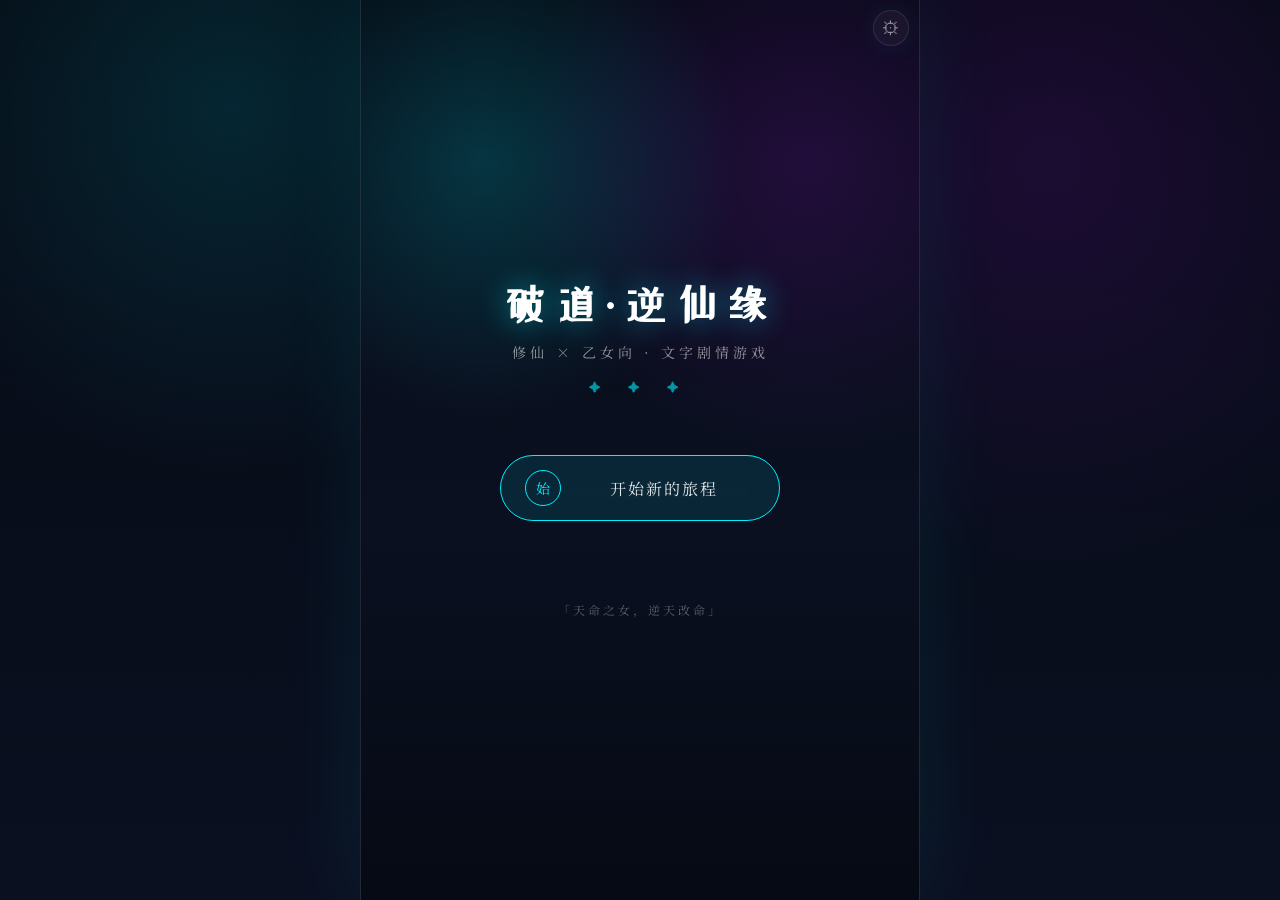
<file: AI_Workspace/index.html>
<!doctype html>
<html lang="zh-CN">
  <head>
    <meta charset="UTF-8" />
    <meta name="viewport" content="width=device-width, initial-scale=1.0, maximum-scale=1.0, user-scalable=no" />
    <meta name="apple-mobile-web-app-capable" content="yes" />
    <meta name="theme-color" content="#050a14" />
    <title>破道·逆仙缘</title>
    <link rel="icon" href="data:image/svg+xml,<svg xmlns='http://www.w3.org/2000/svg' viewBox='0 0 100 100'><text y='.9em' font-size='90'>✦</text></svg>" />
    <style>
      .file-protocol-warning {
        display: none;
        min-height: 100vh;
        box-sizing: border-box;
        padding: 32px;
        place-items: center;
        background: radial-gradient(circle at top, rgba(0, 240, 255, 0.15), transparent 34%), #050a14;
        color: rgba(255, 255, 255, 0.86);
        font-family: system-ui, -apple-system, BlinkMacSystemFont, "Segoe UI", sans-serif;
      }

      .file-protocol-warning.is-visible {
        display: grid;
      }

      .file-protocol-warning__card {
        max-width: 680px;
        border: 1px solid rgba(255, 255, 255, 0.14);
        border-radius: 24px;
        padding: 28px;
        background: rgba(10, 15, 30, 0.86);
        box-shadow: 0 24px 80px rgba(0, 0, 0, 0.35), 0 0 36px rgba(0, 240, 255, 0.08);
      }

      .file-protocol-warning h1 {
        margin: 0 0 12px;
        color: #fff;
        font-size: clamp(24px, 5vw, 36px);
      }

      .file-protocol-warning p {
        margin: 0 0 16px;
        line-height: 1.7;
      }

      .file-protocol-warning code {
        display: inline-block;
        margin: 4px 0;
        padding: 4px 8px;
        border-radius: 8px;
        background: rgba(0, 240, 255, 0.1);
        color: #72f7ff;
      }
    </style>
    <script type="module" crossorigin src="./assets/index-C3iZuCaP.js"></script>
    <link rel="stylesheet" crossorigin href="./assets/index-CvIy284p.css">
  </head>
  <body>
    <div id="app"></div>
    <div id="fileProtocolWarning" class="file-protocol-warning" role="status" aria-live="polite">
      <div class="file-protocol-warning__card">
        <h1>Open this game over local HTTP</h1>
        <p>This Vite/Vue build uses JavaScript modules, which are not reliable when launched directly with <code>file://</code>.</p>
        <p>From the <code>Lia-Website</code> folder, run:</p>
        <p><code>python3 -m http.server 4173</code></p>
        <p>Then open:</p>
        <p><code>http://127.0.0.1:4173/AI_Workspace/index.html</code></p>
      </div>
    </div>
    <script>
      if (window.location.protocol === 'file:') {
        document.getElementById('app').hidden = true;
        document.getElementById('fileProtocolWarning').classList.add('is-visible');
      }
    </script>
  </body>
</html>
</file>
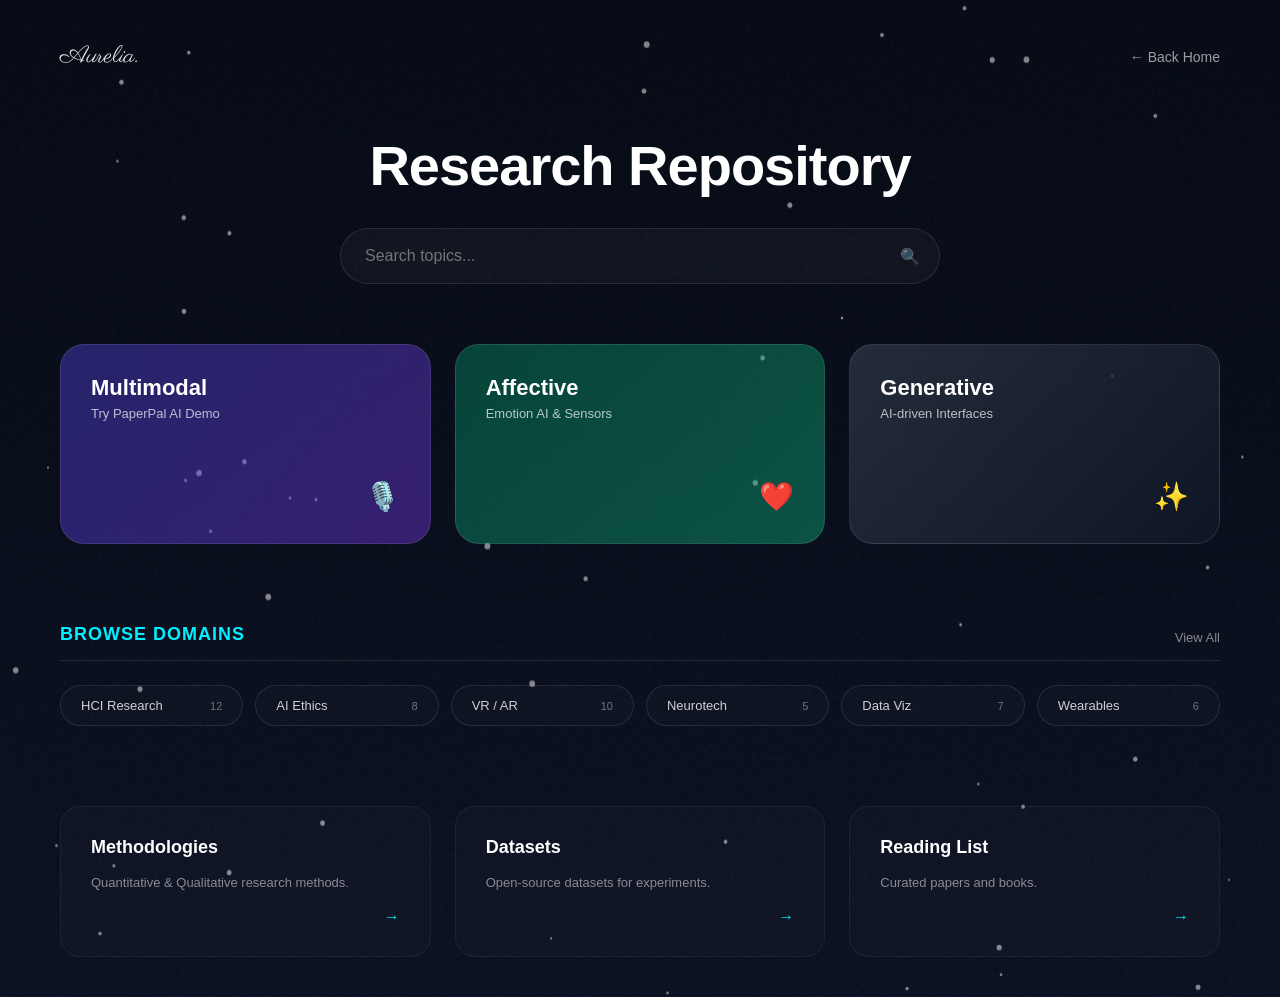
<file: research_hub.html>
<!DOCTYPE html>
<html lang="en">
<head>
    <meta charset="UTF-8">
    <meta name="viewport" content="width=device-width, initial-scale=1.0">
    <title>Research Repository | Aurelia</title>
    <link rel="preconnect" href="https://fonts.googleapis.com">
    <link rel="preconnect" href="https://fonts.gstatic.com" crossorigin>
    <link href="https://fonts.googleapis.com/css2?family=Parisienne&display=swap" rel="stylesheet">
    <style>
        /* === 转场动画 CSS === */
        body {
            background: linear-gradient(to bottom, #050A14, #0B1021);
            font-family: -apple-system, BlinkMacSystemFont, "Segoe UI", Roboto, sans-serif;
            min-height: 100vh; color: #fff; position: relative;
            /* 进场动画 */
            animation: fadeIn 0.8s ease-out forwards;
            opacity: 0;
        }
        @keyframes fadeIn { from { opacity: 0; transform: translateY(20px); } to { opacity: 1; transform: translateY(0); } }
        body.fade-out { animation: fadeOut 0.5s ease-in forwards; }
        @keyframes fadeOut { from { opacity: 1; transform: scale(1); } to { opacity: 0; transform: scale(0.98); } }

        /* === 核心样式 === */
        * { margin: 0; padding: 0; box-sizing: border-box; }
        body::before {
            content: ''; position: fixed; top: 0; left: 0; width: 100%; height: 100%; pointer-events: none; z-index: 0; opacity: 0.03;
            background-image: url("data:image/svg+xml,%3Csvg viewBox='0 0 256 256' xmlns='http://www.w3.org/2000/svg'%3E%3Cfilter id='noise'%3E%3CfeTurbulence type='fractalNoise' baseFrequency='0.9' numOctaves='4' stitchTiles='stitch'/%3E%3C/filter%3E%3Crect width='100%25' height='100%25' filter='url(%23noise)'/%3E%3C/svg%3E");
        }
        #particle-canvas { position: fixed; top: 0; left: 0; width: 100%; height: 100%; z-index: -1; }
        
        .container { max-width: 1200px; margin: 0 auto; padding: 40px 20px; position: relative; z-index: 2; }

        .nav-top { display: flex; justify-content: space-between; align-items: center; margin-bottom: 60px; }
        .nav-brand { font-family: 'Parisienne', cursive; font-size: 24px; color: rgba(255,255,255,0.9); text-decoration: none; }
        .back-link { color: rgba(255,255,255,0.6); text-decoration: none; font-size: 14px; transition: 0.3s; display: flex; align-items: center; gap: 8px; }
        .back-link:hover { color: #00F0FF; transform: translateX(-5px); }

        .header-section { text-align: center; margin-bottom: 60px; }
        .page-title { font-size: clamp(36px, 5vw, 56px); font-weight: 700; margin-bottom: 30px; letter-spacing: -1px; }
        .search-box { position: relative; max-width: 600px; margin: 0 auto; }
        .search-input { width: 100%; padding: 18px 50px 18px 24px; font-size: 16px; background: rgba(255,255,255,0.03); border: 1px solid rgba(255,255,255,0.1); border-radius: 50px; color: #fff; backdrop-filter: blur(10px); outline: none; transition: 0.3s; }
        .search-input:focus { border-color: #00F0FF; box-shadow: 0 0 20px rgba(0,240,255,0.1); background: rgba(255,255,255,0.05); }
        .search-icon { position: absolute; right: 20px; top: 50%; transform: translateY(-50%); opacity: 0.5; }

        .featured-grid { display: grid; grid-template-columns: repeat(auto-fit, minmax(280px, 1fr)); gap: 24px; margin-bottom: 80px; }
        .feature-card {
            height: 200px; padding: 30px; border-radius: 24px; text-decoration: none; color: #fff;
            display: flex; flex-direction: column; justify-content: space-between; position: relative; overflow: hidden;
            transition: all 0.4s ease; border: 1px solid rgba(255,255,255,0.1);
        }
        .feature-card:hover { transform: translateY(-8px); box-shadow: 0 10px 40px rgba(0,0,0,0.3); }
        
        .card-1 { background: linear-gradient(135deg, rgba(79, 70, 229, 0.4) 0%, rgba(124, 58, 237, 0.4) 100%); }
        .card-2 { background: linear-gradient(135deg, rgba(5, 150, 105, 0.4) 0%, rgba(16, 185, 129, 0.4) 100%); }
        .card-3 { background: linear-gradient(135deg, rgba(55, 65, 81, 0.6) 0%, rgba(17, 24, 39, 0.8) 100%); }
        
        .card-content h3 { font-size: 22px; margin-bottom: 5px; }
        .card-content p { font-size: 13px; opacity: 0.7; }
        .card-icon { align-self: flex-end; font-size: 28px; }

        .section-header { display: flex; justify-content: space-between; align-items: flex-end; margin-bottom: 24px; border-bottom: 1px solid rgba(255,255,255,0.1); padding-bottom: 15px; }
        .section-title { font-size: 18px; font-weight: 600; color: #00F0FF; text-transform: uppercase; letter-spacing: 1px; }
        .view-all { font-size: 13px; color: rgba(255,255,255,0.5); text-decoration: none; }
        .category-grid { display: grid; grid-template-columns: repeat(auto-fill, minmax(160px, 1fr)); gap: 12px; margin-bottom: 80px; }
        .category-pill { display: flex; justify-content: space-between; align-items: center; padding: 12px 20px; background: rgba(255,255,255,0.02); border: 1px solid rgba(255,255,255,0.1); border-radius: 50px; color: rgba(255,255,255,0.8); text-decoration: none; font-size: 13px; transition: 0.3s; }
        .category-pill:hover { border-color: #00F0FF; color: #fff; background: rgba(0,240,255,0.05); transform: translateX(5px); }
        .count { font-size: 11px; opacity: 0.5; }

        .resource-blocks { display: grid; grid-template-columns: repeat(3, 1fr); gap: 24px; }
        .block-card { background: rgba(255,255,255,0.02); border: 1px solid rgba(255,255,255,0.05); padding: 30px; border-radius: 20px; color: #fff; text-decoration: none; transition: 0.3s; display: flex; flex-direction: column; gap: 15px; }
        .block-card:hover { background: rgba(255,255,255,0.05); border-color: rgba(255,255,255,0.2); }
        .block-title { font-size: 18px; font-weight: 700; }
        .block-desc { font-size: 13px; opacity: 0.5; line-height: 1.5; }
        .block-arrow { align-self: flex-end; color: #00F0FF; margin-top: auto; }

        @media (max-width: 768px) { .resource-blocks { grid-template-columns: 1fr; } .featured-grid { grid-template-columns: 1fr; } }
    </style>
</head>
<body>
    <canvas id="particle-canvas"></canvas>

    <div class="container">
        <!-- 导航: 指向 index.html -->
        <nav class="nav-top">
            <a href="index.html" class="nav-brand">Aurelia.</a>
            <a href="index.html" class="back-link">← Back Home</a>
        </nav>

        <header class="header-section">
            <h1 class="page-title">Research Repository</h1>
            <div class="search-box">
                <input type="text" class="search-input" placeholder="Search topics...">
                <div class="search-icon">🔍</div>
            </div>
        </header>

        <div class="featured-grid">
            <a href="https://aurelia-paperpal.streamlit.app/" target="_blank" class="feature-card card-1">
                <div class="card-content"><h3>Multimodal</h3><p>Try PaperPal AI Demo</p></div>
                <div class="card-icon">🎙️</div>
            </a>
            <a href="#" class="feature-card card-2">
                <div class="card-content"><h3>Affective</h3><p>Emotion AI & Sensors</p></div>
                <div class="card-icon">❤️</div>
            </a>
            <a href="#" class="feature-card card-3">
                <div class="card-content"><h3>Generative</h3><p>AI-driven Interfaces</p></div>
                <div class="card-icon">✨</div>
            </a>
        </div>

        <div class="section-header">
            <div class="section-title">Browse Domains</div>
            <a href="#" class="view-all">View All</a>
        </div>
        <div class="category-grid">
            <a href="#" class="category-pill"><span>HCI Research</span><span class="count">12</span></a>
            <a href="#" class="category-pill"><span>AI Ethics</span><span class="count">8</span></a>
            <a href="#" class="category-pill"><span>VR / AR</span><span class="count">10</span></a>
            <a href="#" class="category-pill"><span>Neurotech</span><span class="count">5</span></a>
            <a href="#" class="category-pill"><span>Data Viz</span><span class="count">7</span></a>
            <a href="#" class="category-pill"><span>Wearables</span><span class="count">6</span></a>
        </div>

        <div class="resource-blocks">
            <a href="#" class="block-card">
                <div class="block-title">Methodologies</div>
                <div class="block-desc">Quantitative & Qualitative research methods.</div>
                <div class="block-arrow">→</div>
            </a>
            <a href="#" class="block-card">
                <div class="block-title">Datasets</div>
                <div class="block-desc">Open-source datasets for experiments.</div>
                <div class="block-arrow">→</div>
            </a>
            <a href="#" class="block-card">
                <div class="block-title">Reading List</div>
                <div class="block-desc">Curated papers and books.</div>
                <div class="block-arrow">→</div>
            </a>
        </div>
    </div>

    <!-- 拦截器脚本 -->
    <script>
        const canvas = document.getElementById('particle-canvas');
        const ctx = canvas.getContext('2d');
        let width, height, particles = [];
        function resize() { width = canvas.width = window.innerWidth; height = canvas.height = window.innerHeight; }
        class Particle {
            constructor() { this.x=Math.random()*width; this.y=Math.random()*height; this.vx=(Math.random()-0.5)*0.5; this.vy=(Math.random()-0.5)*0.5; this.size=Math.random()*2+1; }
            update() { this.x+=this.vx; this.y+=this.vy; if(this.x<0||this.x>width)this.vx*=-1; if(this.y<0||this.y>height)this.vy*=-1; }
            draw() { ctx.beginPath(); ctx.arc(this.x,this.y,this.size,0,Math.PI*2); ctx.fillStyle='rgba(255,255,255,0.5)'; ctx.fill(); }
        }
        function init() { particles=[]; for(let i=0;i<50;i++) particles.push(new Particle()); }
        function animate() {
            ctx.clearRect(0,0,width,height);
            particles.forEach(p => { p.update(); p.draw(); });
            requestAnimationFrame(animate);
        }
        resize(); init(); animate(); window.addEventListener('resize', () => { resize(); init(); });

        // === 拦截器逻辑 ===
        document.addEventListener('click', function(e) {
            const link = e.target.closest('a');
            if (link && link.href && link.target !== '_blank' && !link.href.includes('#')) {
                e.preventDefault();
                document.body.classList.add('fade-out');
                setTimeout(() => { window.location.href = link.href; }, 500); 
            }
        });
    </script>
</body>
</html>
</file>
<file: AI_Workspace/assets/index-CvIy284p.css>
@import "https://fonts.googleapis.com/css2?family=Noto+Serif+SC:wght@400;600;700&family=ZCOOL+XiaoWei&display=swap";.menu-root[data-v-93b79233]{flex-direction:column;width:100%;height:100%;display:flex;position:relative;overflow:hidden}.menu-bg[data-v-93b79233]{z-index:0;background:radial-gradient(circle at 22% 18%,#00f0ff2e,#0000 30%),radial-gradient(circle at 80% 18%,#bc13fe26,#0000 34%),linear-gradient(#050a14 0%,#0b1021 58%,#050a14 100%);position:absolute;inset:0}.floating-particles[data-v-93b79233]{position:absolute;inset:0}.particle[data-v-93b79233]{width:var(--size);height:var(--size);left:var(--x);opacity:0;animation:float-up-93b79233 8s var(--delay) infinite;background:#00f0ffe0;border-radius:50%;position:absolute;bottom:-10px;box-shadow:0 0 12px #00f0ff73}@keyframes float-up-93b79233{0%{opacity:0;transform:translateY(0)}10%{opacity:.6}90%{opacity:.3}to{opacity:0;transform:translateY(-100vh)}}.menu-content[data-v-93b79233]{z-index:1;flex-direction:column;flex:1;justify-content:center;align-items:center;padding:40px 30px;display:flex;position:relative}.title-area[data-v-93b79233]{text-align:center;margin-bottom:60px}.game-title[data-v-93b79233]{color:#fff;text-shadow:0 0 30px #00f0ff73;letter-spacing:8px;margin-bottom:12px;font-family:ZCOOL XiaoWei,serif;font-size:42px}.game-subtitle[data-v-93b79233]{color:var(--text-dim);letter-spacing:4px;font-size:14px}.title-decoration[data-v-93b79233]{color:var(--gold);letter-spacing:12px;opacity:.6;margin-top:16px;font-size:12px}.menu-buttons[data-v-93b79233]{flex-direction:column;gap:16px;width:100%;max-width:280px;display:flex}.menu-btn[data-v-93b79233]{border:1px solid var(--border);color:var(--text);-webkit-backdrop-filter:blur(12px);backdrop-filter:blur(12px);cursor:pointer;background:#ffffff0b;border-radius:999px;align-items:center;gap:12px;padding:14px 24px;font-family:Noto Serif SC,serif;font-size:16px;transition:all .3s;display:flex}.menu-btn[data-v-93b79233]:hover{border-color:var(--gold);background:#00f0ff1a;transform:translateY(-2px);box-shadow:0 0 26px #00f0ff1f}.menu-btn.primary[data-v-93b79233]{border-color:var(--gold);background:#00f0ff1a}.btn-icon[data-v-93b79233]{border:1px solid var(--gold);width:36px;height:36px;color:var(--gold);border-radius:50%;justify-content:center;align-items:center;font-size:14px;display:flex}.btn-text[data-v-93b79233]{text-align:center;letter-spacing:2px;flex:1}.menu-footer[data-v-93b79233]{text-align:center;margin-top:80px}.menu-footer p[data-v-93b79233]{color:var(--text-dim);letter-spacing:3px;opacity:.6;font-size:12px}.game-root[data-v-ca325b6a]{cursor:pointer;-webkit-user-select:none;user-select:none;flex-direction:column;width:100%;height:100%;display:flex;position:relative}.game-bg[data-v-ca325b6a]{z-index:0;background:radial-gradient(circle at 18% 14%,#00f0ff29,#0000 30%),radial-gradient(circle at 82% 12%,#bc13fe21,#0000 34%),linear-gradient(#050a14 0%,#0b1021 58%,#050a14 100%);position:fixed;inset:0}.star[data-v-ca325b6a]{width:2px;height:2px;left:var(--x);top:var(--y);animation:twinkle-ca325b6a var(--d) ease-in-out infinite;background:#fff;border-radius:50%;position:absolute}@keyframes twinkle-ca325b6a{0%,to{opacity:.2}50%{opacity:.8}}.top-bar[data-v-ca325b6a]{z-index:10;-webkit-backdrop-filter:blur(14px);backdrop-filter:blur(14px);background:#050a14b8;border-bottom:1px solid #ffffff1a;justify-content:space-between;align-items:center;padding:12px 16px;display:flex;position:relative}.chapter-badge[data-v-ca325b6a]{color:var(--gold);letter-spacing:2px;border:1px solid var(--border);background:#00f0ff14;border-radius:999px;padding:4px 12px;font-size:13px}.menu-toggle[data-v-ca325b6a]{border:1px solid var(--border);color:var(--text);cursor:pointer;background:0 0;border-radius:4px;padding:4px 10px;font-size:18px}.dropdown-menu[data-v-ca325b6a]{z-index:20;background:var(--bg-panel);border:1px solid var(--border);border-radius:8px;min-width:160px;padding:8px 0;position:absolute;top:52px;right:16px;box-shadow:0 8px 32px #00000080}.dropdown-menu button[data-v-ca325b6a]{width:100%;color:var(--text);text-align:left;cursor:pointer;background:0 0;border:none;padding:10px 20px;font-family:Noto Serif SC,serif;font-size:14px;transition:background .2s;display:block}.dropdown-menu button[data-v-ca325b6a]:hover{background:#00f0ff1a}.dialog-area[data-v-ca325b6a]{z-index:5;flex-direction:column;flex:1;min-height:0;padding:24px 20px 80px;display:flex;position:relative}.dialog-content[data-v-ca325b6a]{-webkit-backdrop-filter:blur(16px);backdrop-filter:blur(16px);background:#ffffff0b;border:1px solid #ffffff1a;border-radius:22px;flex:1;min-height:0;padding:22px;overflow-y:auto;box-shadow:0 24px 70px #0000003d,0 0 30px #00f0ff0f}.speaker[data-v-ca325b6a]{letter-spacing:2px;margin-bottom:12px;font-size:15px;font-weight:600}.text-body[data-v-ca325b6a]{color:var(--text);letter-spacing:.5px;font-size:15px;line-height:1.9}.text-body[data-v-ca325b6a] .quote{color:var(--gold-light)}.text-body[data-v-ca325b6a] .dash{color:var(--text-dim)}.choices-container[data-v-ca325b6a]{flex-direction:column;gap:10px;margin-top:20px;display:flex}.choice-btn[data-v-ca325b6a]{color:var(--text);cursor:pointer;text-align:left;background:#00f0ff0b;border:1px solid #00f0ff29;border-radius:14px;align-items:center;gap:10px;padding:12px 16px;font-family:Noto Serif SC,serif;font-size:14px;line-height:1.6;transition:all .3s;display:flex}.choice-btn[data-v-ca325b6a]:hover{border-color:var(--gold);background:#00f0ff1f;transform:translate(4px)}.choice-marker[data-v-ca325b6a]{color:var(--gold);flex-shrink:0;font-size:12px}.continue-hint[data-v-ca325b6a]{text-align:center;color:var(--text-dim);margin-top:16px;font-size:12px}.blink[data-v-ca325b6a]{animation:1.5s ease-in-out infinite blink-ca325b6a}@keyframes blink-ca325b6a{0%,to{opacity:.3}50%{opacity:1}}.name-modal[data-v-ca325b6a]{z-index:100;-webkit-backdrop-filter:blur(4px);backdrop-filter:blur(4px);background:#000000b3;justify-content:center;align-items:center;display:flex;position:absolute;inset:0}.name-card[data-v-ca325b6a]{background:var(--bg-panel);border:1px solid var(--gold);text-align:center;border-radius:12px;width:80%;max-width:320px;padding:30px}.name-card h3[data-v-ca325b6a]{color:var(--gold);letter-spacing:2px;margin-bottom:20px;font-size:16px}.name-input[data-v-ca325b6a]{border:1px solid var(--border);width:100%;color:var(--text);text-align:center;background:#ffffff0d;border-radius:8px;outline:none;margin-bottom:16px;padding:12px 16px;font-family:Noto Serif SC,serif;font-size:18px}.name-input[data-v-ca325b6a]:focus{border-color:var(--gold)}.name-confirm[data-v-ca325b6a]{border:1px solid var(--gold);color:var(--gold);cursor:pointer;background:#d4a85326;border-radius:8px;padding:10px 40px;font-family:Noto Serif SC,serif;font-size:15px;transition:all .3s}.name-confirm[data-v-ca325b6a]:hover{background:#d4a8534d}.bottom-status[data-v-ca325b6a]{z-index:10;-webkit-backdrop-filter:blur(12px);backdrop-filter:blur(12px);background:#050a14c7;border-top:1px solid #ffffff1a;justify-content:center;gap:16px;padding:8px 16px;display:flex;position:absolute;bottom:0;left:0;right:0}.attr-mini[data-v-ca325b6a]{color:var(--text-dim);letter-spacing:1px;font-size:11px}.fade-enter-active[data-v-ca325b6a],.fade-leave-active[data-v-ca325b6a]{transition:opacity .2s}.fade-enter-from[data-v-ca325b6a],.fade-leave-to[data-v-ca325b6a]{opacity:0}.fade-up-enter-active[data-v-ca325b6a],.fade-up-leave-active[data-v-ca325b6a]{transition:all .3s}.fade-up-enter-from[data-v-ca325b6a]{opacity:0;transform:translateY(10px)}.fade-up-leave-to[data-v-ca325b6a]{opacity:0;transform:translateY(-10px)}.ai-history[data-v-ca325b6a]{border-top:1px solid var(--border);flex-direction:column;gap:12px;margin-top:16px;padding-top:12px;display:flex}.ai-msg[data-v-ca325b6a]{flex-direction:column;gap:4px;display:flex}.ai-msg-role[data-v-ca325b6a]{color:var(--gold);letter-spacing:1px;font-size:12px}.ai-msg-user .ai-msg-role[data-v-ca325b6a]{color:var(--text-dim)}.ai-msg-text[data-v-ca325b6a]{color:var(--text);background:#ffffff08;border-radius:8px;padding:8px 12px;font-size:14px;line-height:1.8}.ai-msg-user .ai-msg-text[data-v-ca325b6a]{color:var(--gold-light);background:#00f0ff14}.ai-typing[data-v-ca325b6a]{color:var(--text-dim);animation:1.2s ease-in-out infinite blink-ca325b6a}.ai-input-area[data-v-ca325b6a]{z-index:15;border-top:1px solid var(--border);-webkit-backdrop-filter:blur(10px);backdrop-filter:blur(10px);background:#0d0815e6;gap:8px;padding:12px 20px;display:flex;position:relative}.ai-input[data-v-ca325b6a]{border:1px solid var(--border);color:var(--text);background:#ffffff0d;border-radius:8px;outline:none;flex:1;padding:10px 14px;font-family:Noto Serif SC,serif;font-size:14px}.ai-input[data-v-ca325b6a]:focus{border-color:var(--gold)}.ai-input[data-v-ca325b6a]::placeholder{color:var(--text-dim)}.ai-send-btn[data-v-ca325b6a]{border:1px solid var(--gold);color:var(--gold);cursor:pointer;white-space:nowrap;background:#d4a85326;border-radius:8px;padding:10px 20px;font-family:Noto Serif SC,serif;font-size:14px;transition:all .3s}.ai-send-btn[data-v-ca325b6a]:hover:not(:disabled){background:#d4a8534d}.ai-send-btn[data-v-ca325b6a]:disabled{opacity:.4;cursor:not-allowed}.ai-skip-btn[data-v-ca325b6a]{border:1px solid var(--text-dim);color:var(--text-dim);cursor:pointer;white-space:nowrap;background:0 0;border-radius:8px;padding:10px 16px;font-family:Noto Serif SC,serif;font-size:13px;transition:all .3s}.ai-skip-btn[data-v-ca325b6a]:hover{border-color:var(--text);color:var(--text)}.panel-overlay[data-v-c739786b]{z-index:50;-webkit-backdrop-filter:blur(4px);backdrop-filter:blur(4px);background:#0009;align-items:flex-end;display:flex;position:absolute;inset:0}.panel[data-v-c739786b]{background:var(--bg-panel);border:1px solid var(--border);border-radius:16px 16px 0 0;flex-direction:column;width:100%;max-height:85%;display:flex;overflow:hidden}.panel-header[data-v-c739786b]{border-bottom:1px solid var(--border);justify-content:space-between;align-items:center;padding:16px 20px;display:flex}.panel-header h2[data-v-c739786b]{color:var(--gold);letter-spacing:2px;font-size:16px}.close-btn[data-v-c739786b]{color:var(--text-dim);cursor:pointer;background:0 0;border:none;padding:4px 8px;font-size:18px}.panel-body[data-v-c739786b]{flex:1;padding:16px;overflow-y:auto}.attr-grid[data-v-c739786b]{flex-direction:column;gap:10px;display:flex}.attr-card[data-v-c739786b]{background:#ffffff08;border:1px solid #ffffff0d;border-radius:8px;align-items:center;gap:12px;padding:12px;display:flex}.attr-icon[data-v-c739786b]{text-align:center;width:32px;font-size:20px}.attr-info[data-v-c739786b]{flex:1}.attr-label[data-v-c739786b]{color:var(--text-dim);margin-bottom:2px;font-size:12px}.attr-value[data-v-c739786b]{color:var(--text);font-size:15px}.attr-value.highlight[data-v-c739786b]{color:var(--pink);font-weight:600}.attr-bar[data-v-c739786b]{background:#ffffff1a;border-radius:2px;width:80px;height:4px;overflow:hidden}.bar-fill[data-v-c739786b]{background:var(--gold);border-radius:2px;height:100%;transition:width .3s}.charm-fill[data-v-c739786b]{background:linear-gradient(90deg, var(--pink), var(--gold))}.panel-overlay[data-v-1692d030]{z-index:50;-webkit-backdrop-filter:blur(4px);backdrop-filter:blur(4px);background:#0009;align-items:flex-end;display:flex;position:absolute;inset:0}.panel[data-v-1692d030]{background:var(--bg-panel);border:1px solid var(--border);border-radius:16px 16px 0 0;flex-direction:column;width:100%;max-height:85%;display:flex;overflow:hidden}.panel-header[data-v-1692d030]{border-bottom:1px solid var(--border);justify-content:space-between;align-items:center;padding:16px 20px;display:flex}.panel-header h2[data-v-1692d030]{color:var(--gold);letter-spacing:2px;font-size:16px}.close-btn[data-v-1692d030]{color:var(--text-dim);cursor:pointer;background:0 0;border:none;padding:4px 8px;font-size:18px}.panel-body[data-v-1692d030]{flex:1;padding:16px;overflow-y:auto}.char-list[data-v-1692d030]{flex-direction:column;gap:14px;display:flex}.char-card[data-v-1692d030]{background:#ffffff08;border:1px solid #ffffff0d;border-radius:10px;gap:14px;padding:14px;display:flex}.char-avatar[data-v-1692d030]{background:#0000004d;border:2px solid;border-radius:50%;flex-shrink:0;justify-content:center;align-items:center;width:48px;height:48px;font-size:22px;display:flex}.char-info[data-v-1692d030]{flex:1;min-width:0}.char-name[data-v-1692d030]{margin-bottom:2px;font-size:16px;font-weight:600}.char-title[data-v-1692d030]{color:var(--text-dim);margin-bottom:2px;font-size:11px}.char-desc[data-v-1692d030]{color:var(--text-dim);opacity:.7;margin-bottom:8px;font-size:12px}.affection-row[data-v-1692d030]{align-items:center;gap:10px;display:flex}.affection-bar[data-v-1692d030]{background:#ffffff1a;border-radius:3px;flex:1;height:6px;overflow:hidden}.bar-fill[data-v-1692d030]{border-radius:3px;height:100%;transition:width .5s}.affection-info[data-v-1692d030]{flex-shrink:0;align-items:center;gap:8px;display:flex}.affection-value[data-v-1692d030]{color:var(--text);text-align:right;min-width:24px;font-size:14px;font-weight:600}.affection-stage[data-v-1692d030]{opacity:.8;border:1px solid;border-radius:4px;padding:1px 8px;font-size:12px}.harem-section[data-v-1692d030]{text-align:center;background:#e8a0bf0d;border:1px solid #e8a0bf33;border-radius:10px;margin-top:20px;padding:14px}.harem-label[data-v-1692d030]{color:var(--pink);letter-spacing:2px;margin-bottom:8px;font-size:13px}.harem-bar[data-v-1692d030]{background:#ffffff1a;border-radius:3px;height:6px;margin-bottom:6px;overflow:hidden}.harem-fill[data-v-1692d030]{background:linear-gradient(90deg, var(--pink), #ff69b4);border-radius:3px;height:100%;transition:width .5s}.harem-value[data-v-1692d030]{color:var(--pink);font-size:18px;font-weight:600}:root{--bg-dark:#050a14;--bg-card:#ffffff0b;--bg-panel:#0a0f1ed1;--gold:#00f0ff;--gold-light:#b9fbff;--pink:#bc13fe;--blue:#7eb8da;--red:#ff6b8a;--green:#7ec87e;--text:#ffffffe0;--text-dim:#ffffff8f;--border:#ffffff1a;--glow:#00f0ff38}*{box-sizing:border-box;margin:0;padding:0}html,body{width:100%;height:100vh;color:var(--text);background:radial-gradient(circle at 18% 12%,#00f0ff1f,#0000 28%),radial-gradient(circle at 82% 18%,#bc13fe1f,#0000 32%),linear-gradient(#050a14,#0b1021);font-family:Noto Serif SC,serif;overflow:hidden}.app-root{width:100%;height:100vh;position:relative;overflow:hidden}@media (width>=601px){.app-root{border-left:1px solid var(--border);border-right:1px solid var(--border);max-width:560px;margin:0 auto;box-shadow:0 0 80px #00f0ff14}}.slide-up-enter-active,.slide-up-leave-active{transition:transform .3s,opacity .3s}.slide-up-enter-from,.slide-up-leave-to{opacity:0;transform:translateY(100%)}.fade-enter-active,.fade-leave-active{transition:opacity .2s}.fade-enter-from,.fade-leave-to{opacity:0}::-webkit-scrollbar{width:3px}::-webkit-scrollbar-track{background:0 0}::-webkit-scrollbar-thumb{background:var(--border);border-radius:3px}.settings-btn{z-index:100;border:1px solid var(--border);width:36px;height:36px;color:var(--text-dim);-webkit-backdrop-filter:blur(12px);backdrop-filter:blur(12px);cursor:pointer;background:#ffffff0b;border-radius:50%;justify-content:center;align-items:center;font-size:18px;transition:all .3s;display:flex;position:absolute;top:10px;right:10px;box-shadow:0 0 24px #00f0ff14}.settings-btn:hover{border-color:var(--gold);color:var(--gold);box-shadow:0 0 20px #00f0ff24}.settings-overlay{z-index:200;-webkit-backdrop-filter:blur(4px);backdrop-filter:blur(4px);background:#0009;justify-content:center;align-items:center;display:flex;position:absolute;inset:0}.settings-card{background:var(--bg-panel);-webkit-backdrop-filter:blur(18px);backdrop-filter:blur(18px);border:1px solid #00f0ff52;border-radius:22px;flex-direction:column;width:85%;max-width:380px;max-height:90vh;display:flex;overflow:hidden;box-shadow:0 24px 90px #00000057,0 0 36px #00f0ff14}.settings-header{border-bottom:1px solid var(--border);justify-content:space-between;align-items:center;padding:16px 20px;display:flex}.settings-header h2{color:var(--gold);letter-spacing:2px;font-size:16px}.close-btn{color:var(--text-dim);cursor:pointer;background:0 0;border:none;padding:4px 8px;font-size:18px}.settings-body{flex:1;padding:20px;overflow-y:auto}.settings-label{color:var(--text-dim);letter-spacing:1px;margin-bottom:8px;font-size:13px;display:block}.settings-input{border:1px solid var(--border);width:100%;color:var(--text);background:#ffffff0d;border-radius:8px;outline:none;margin-bottom:8px;padding:12px 16px;font-family:Noto Serif SC,serif;font-size:14px}.settings-input:focus{border-color:var(--gold)}.settings-hint{color:var(--text-dim);opacity:.7;margin-bottom:16px;font-size:11px;line-height:1.6}.settings-save{border:1px solid var(--gold);width:100%;color:var(--gold);cursor:pointer;background:#d4a85326;border-radius:8px;padding:10px;font-family:Noto Serif SC,serif;font-size:14px;transition:all .3s}.settings-save:hover{background:#d4a8534d}.section-title{color:var(--gold);letter-spacing:2px;border-bottom:1px solid var(--border);margin-bottom:12px;padding-bottom:8px;font-size:14px}.preset-bar{gap:8px;margin-bottom:12px;display:flex}.preset-bar .settings-select{flex:1}.icon-btn{border:1px solid var(--border);width:36px;height:36px;color:var(--text);cursor:pointer;background:#ffffff08;border-radius:8px;justify-content:center;align-items:center;font-size:16px;transition:all .2s;display:flex}.icon-btn:hover{border-color:var(--gold);background:#d4a8531a}.icon-btn.danger:hover{border-color:var(--red);color:var(--red);background:#d453531a}.settings-select{border:1px solid var(--border);color:var(--text);appearance:none;background:#ffffff0d url("data:image/svg+xml,%3Csvg xmlns='http://www.w3.org/2000/svg' width='10' height='6'%3E%3Cpath d='M0 0l5 6 5-6z' fill='%23a090b0'/%3E%3C/svg%3E") right 10px center no-repeat;border-radius:8px;outline:none;padding:10px 28px 10px 12px;font-family:Noto Serif SC,serif;font-size:13px}.settings-select.full{width:100%;margin-bottom:8px}.settings-action{border:1px solid var(--blue);width:100%;color:var(--blue);cursor:pointer;background:#7eb8da1a;border-radius:8px;margin-bottom:8px;padding:8px;font-family:Noto Serif SC,serif;font-size:13px;transition:all .3s}.settings-action:hover{background:#7eb8da33}.settings-action:disabled{opacity:.5;cursor:not-allowed}.settings-error{color:var(--red);margin-bottom:8px;font-size:12px}.toggle-row{cursor:pointer;justify-content:space-between;align-items:center;margin-bottom:12px;display:flex}.toggle-row input[type=checkbox]{display:none}.toggle-track{border:1px solid var(--border);background:#ffffff1a;border-radius:11px;flex-shrink:0;width:40px;height:22px;transition:all .3s;position:relative}.toggle-thumb{background:var(--text-dim);border-radius:50%;width:16px;height:16px;transition:all .3s;position:absolute;top:2px;left:2px}.toggle-row input:checked+.toggle-track{border-color:var(--gold);background:#d4a8534d}.toggle-row input:checked+.toggle-track .toggle-thumb{background:var(--gold);left:20px}
</file>
